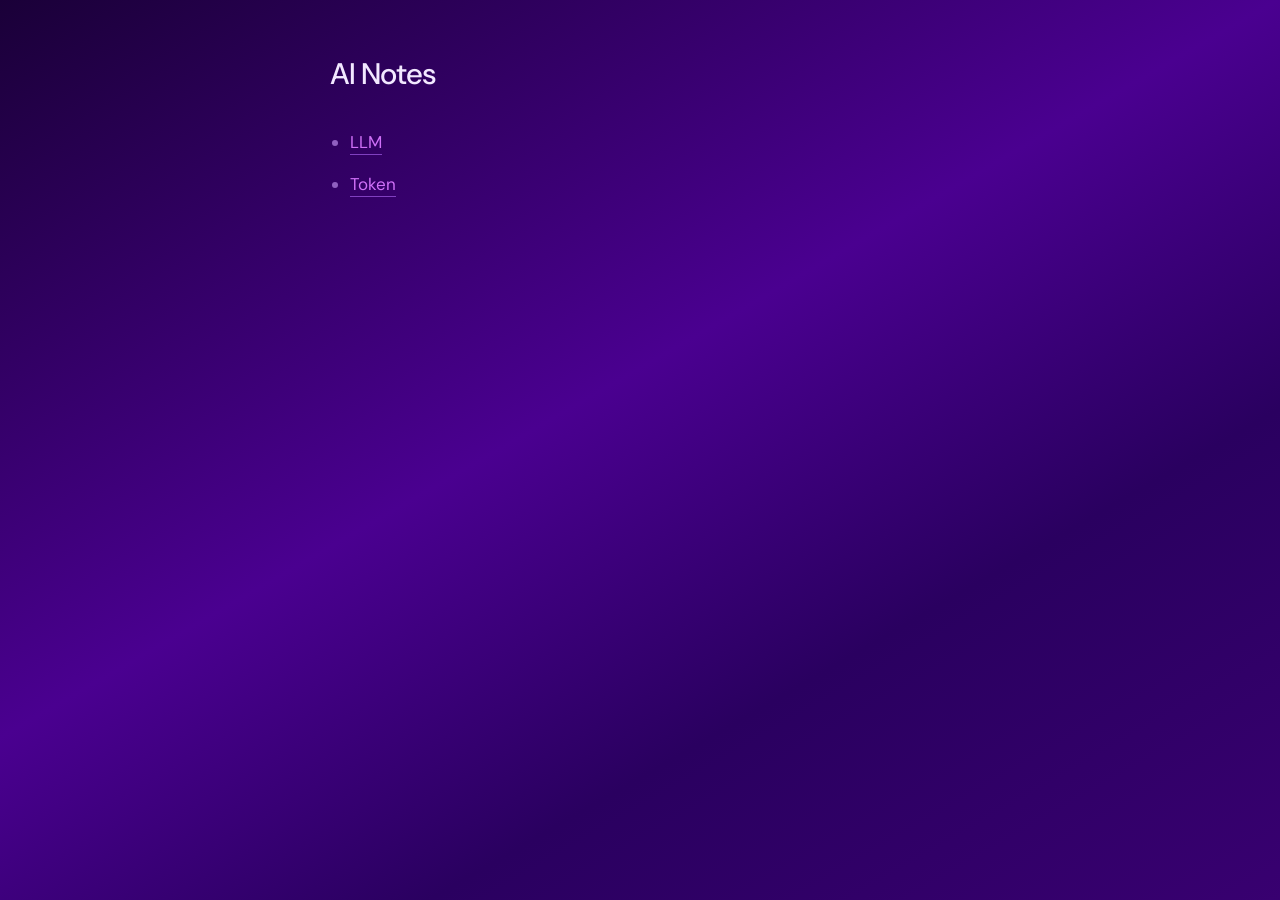
<file: index.html>
<!DOCTYPE html>
<html lang="en">
<head>
<meta charset="UTF-8">
<meta name="color-scheme" content="dark">
<meta name="viewport" content="width=device-width, initial-scale=1.0">
<title>AI Notes</title>
<link rel="preconnect" href="https://fonts.googleapis.com">
<link rel="preconnect" href="https://fonts.gstatic.com" crossorigin>
<link rel="stylesheet" href="styles.css">
</head>
<body>
<main>
  <h1>AI Notes</h1>
  <ul>
    <li><a href="llm.html">LLM</a></li>
    <li><a href="token.html">Token</a></li>
  </ul>
</main>
</body>
</html>
</file>
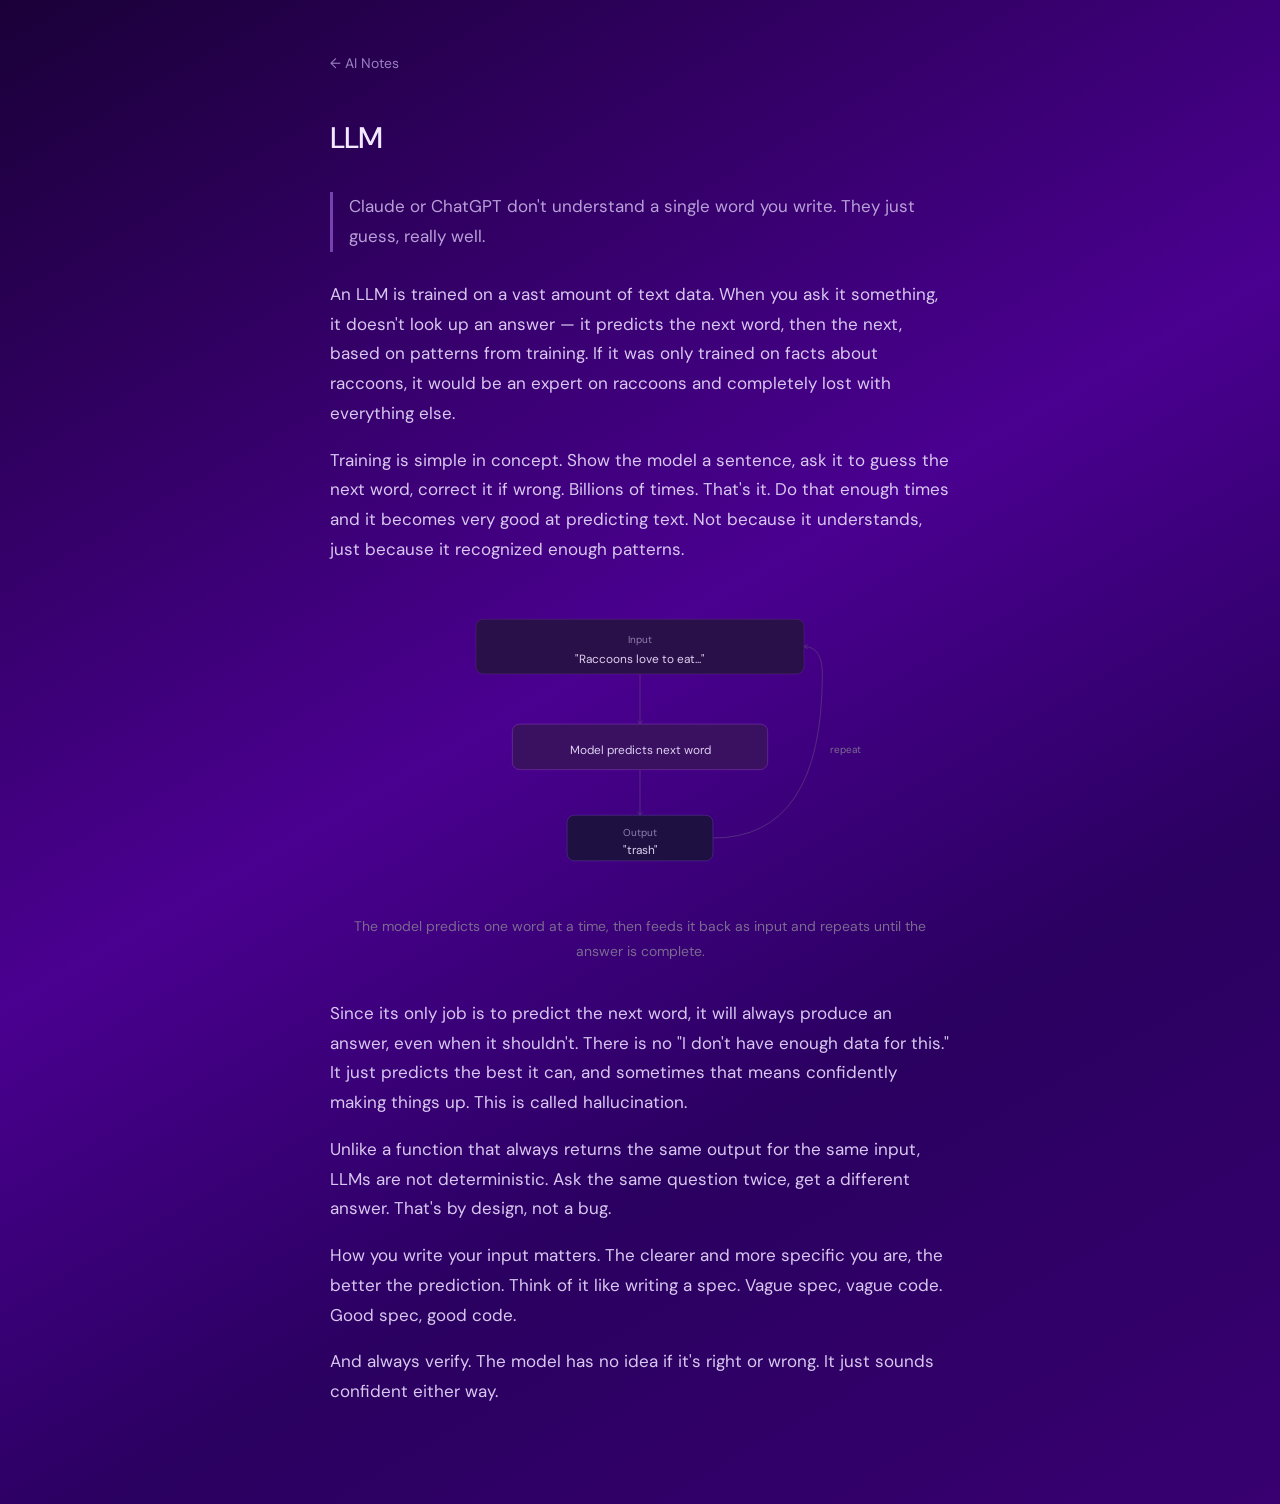
<file: llm.html>
<!DOCTYPE html>
<html lang="en">
<head>
<meta charset="UTF-8">
<meta name="color-scheme" content="dark">
<meta name="viewport" content="width=device-width, initial-scale=1.0">
<title>LLM — AI Notes</title>
<link rel="preconnect" href="https://fonts.googleapis.com">
<link rel="preconnect" href="https://fonts.gstatic.com" crossorigin>
<link rel="stylesheet" href="styles.css">
</head>
<body>
<main>
  <a class="back" href="index.html">← AI Notes</a>
  <h1>LLM</h1>
  <p class="intro">Claude or ChatGPT don't understand a single word you write. They just guess, really well.</p>

  <p>An LLM is trained on a vast amount of text data. When you ask it something, it doesn't look up an answer — it predicts the next word, then the next, based on patterns from training. If it was only trained on facts about raccoons, it would be an expert on raccoons and completely lost with everything else.</p>

  <p>Training is simple in concept. Show the model a sentence, ask it to guess the next word, correct it if wrong. Billions of times. That's it. Do that enough times and it becomes very good at predicting text. Not because it understands, just because it recognized enough patterns.</p>

  <figure>
    <svg width="100%" viewBox="0 0 680 320" role="img">
      <title>LLM prediction loop</title>
      <desc>A simple vertical diagram showing how an LLM predicts one word at a time, using a raccoon sentence as an example.</desc>
      <style>
        .box  { stroke-width: 0.5; }
        .bg   { fill: #2a1048; stroke: #5a3080; }
        .bp   { fill: #3a1060; stroke: #9040c0; }
        .bt   { fill: #1e1040; stroke: #6040a0; }
        .lbl  { font-size: 11px; fill: #9080b0; }
        .val  { font-size: 13px; fill: #ddd0f0; }
        .ln   { stroke: #5a3080; fill: none; }
        .note { font-size: 11px; fill: #7a6a90; }
      </style>
      <defs>
        <marker id="arrow" viewBox="0 0 10 10" refX="8" refY="5" markerWidth="6" markerHeight="6" orient="auto-start-reverse">
          <path d="M2 1L8 5L2 9" fill="none" stroke="context-stroke" stroke-width="1.5" stroke-linecap="round" stroke-linejoin="round"/>
        </marker>
      </defs>

      <g>
        <rect class="box bg" x="160" y="20" width="360" height="60" rx="8"/>
        <text class="lbl" x="340" y="42" text-anchor="middle" dominant-baseline="central">Input</text>
        <text class="val" x="340" y="64" text-anchor="middle" dominant-baseline="central">"Raccoons love to eat..."</text>
      </g>

      <line x1="340" y1="80" x2="340" y2="135" class="ln" marker-end="url(#arrow)"/>

      <g>
        <rect class="box bp" x="200" y="135" width="280" height="50" rx="8"/>
        <text class="val" x="340" y="163" text-anchor="middle" dominant-baseline="central">Model predicts next word</text>
      </g>

      <line x1="340" y1="185" x2="340" y2="235" class="ln" marker-end="url(#arrow)"/>

      <g>
        <rect class="box bt" x="260" y="235" width="160" height="50" rx="8"/>
        <text class="lbl" x="340" y="254" text-anchor="middle" dominant-baseline="central">Output</text>
        <text class="val" x="340" y="273" text-anchor="middle" dominant-baseline="central">"trash"</text>
      </g>

      <path d="M420 260 Q540 260 540 80 Q540 50 520 50" class="ln" stroke-width="1" marker-end="url(#arrow)"/>
      <text class="note" x="548" y="163" dominant-baseline="central">repeat</text>
    </svg>
    <figcaption>The model predicts one word at a time, then feeds it back as input and repeats until the answer is complete.</figcaption>
  </figure>

  <p>Since its only job is to predict the next word, it will always produce an answer, even when it shouldn't. There is no "I don't have enough data for this." It just predicts the best it can, and sometimes that means confidently making things up. This is called hallucination.</p>

  <p>Unlike a function that always returns the same output for the same input, LLMs are not deterministic. Ask the same question twice, get a different answer. That's by design, not a bug.</p>

  <p>How you write your input matters. The clearer and more specific you are, the better the prediction. Think of it like writing a spec. Vague spec, vague code. Good spec, good code.</p>

  <p>And always verify. The model has no idea if it's right or wrong. It just sounds confident either way.</p>
</main>
</body>
</html>
</file>
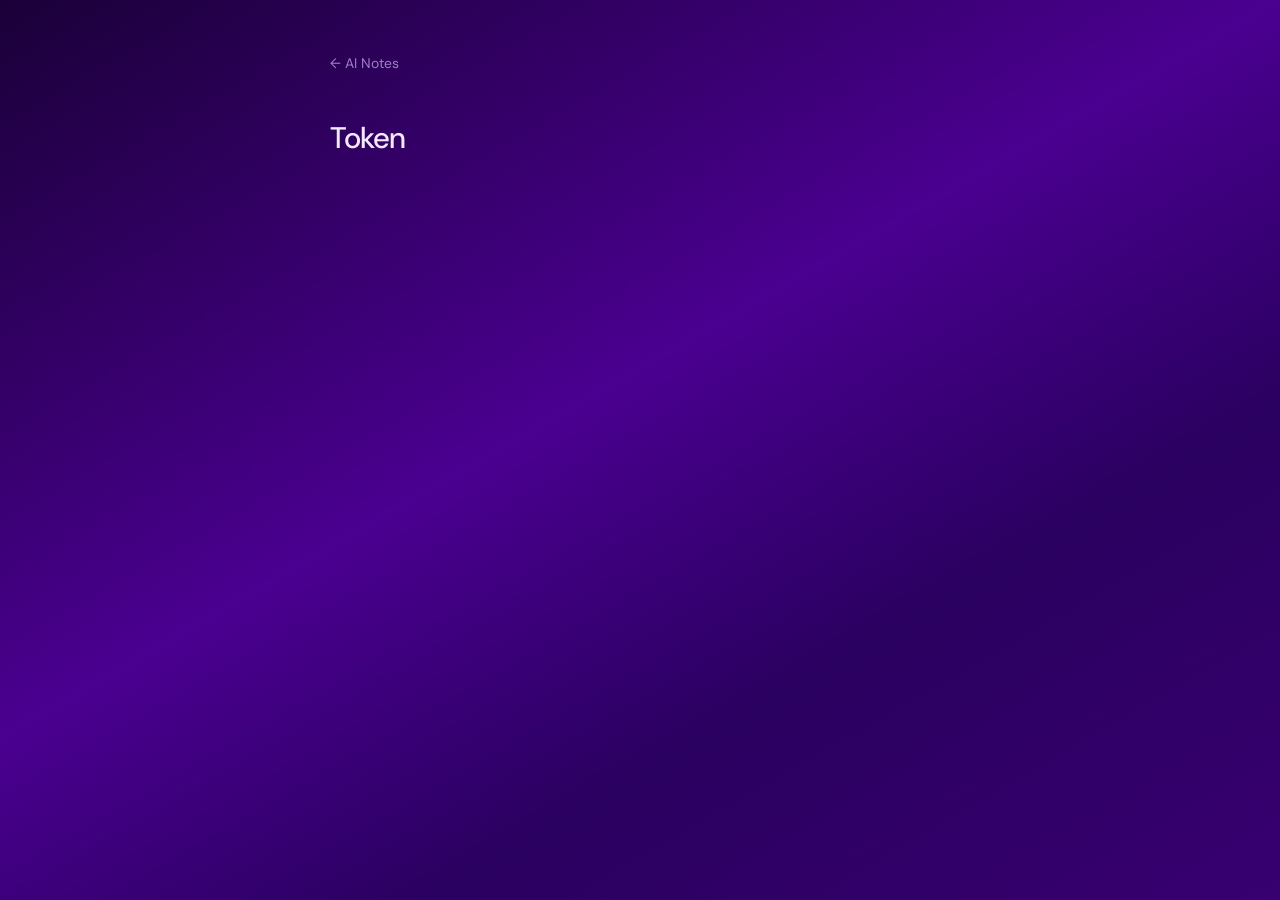
<file: token.html>
<!DOCTYPE html>
<html lang="en">
<head>
<meta charset="UTF-8">
<meta name="color-scheme" content="dark">
<meta name="viewport" content="width=device-width, initial-scale=1.0">
<title>Token — AI Notes</title>
<link rel="preconnect" href="https://fonts.googleapis.com">
<link rel="preconnect" href="https://fonts.gstatic.com" crossorigin>
<link rel="stylesheet" href="styles.css">
</head>
<body>
<main>
  <a class="back" href="index.html">← AI Notes</a>
  <h1>Token</h1>
</main>
</body>
</html>
</file>
<file: styles.css>
@import url('https://fonts.googleapis.com/css2?family=DM+Sans:ital,opsz,wght@0,9..40,400;0,9..40,500;1,9..40,400&display=swap');

html {
  min-height: 100%;
}

html, body {
  background-color: #2a0050;
  background-image:
    linear-gradient(150deg, #1a0038 0%, #4a0090 45%, #2a0060 70%, #380070 100%);
  color: #d8c8f0;
  font-family: 'DM Sans', system-ui, sans-serif;
  font-size: 17px;
  line-height: 1.75;
  margin: 0;
  padding: 0;
  min-height: 100vh;
  -webkit-font-smoothing: antialiased;
}

main {
  max-width: 620px;
  margin: 0 auto;
  padding: 48px 24px 80px;
}

h1 {
  font-size: 1.75rem;
  font-weight: 500;
  margin: 0 0 28px;
  color: #f2e8ff;
  letter-spacing: -0.03em;
}

ul {
  padding-left: 20px;
  margin: 0;
}

li {
  margin-bottom: 12px;
}

li::marker {
  color: #9060c0;
}

a {
  color: #d070f8;
  text-decoration: none;
  border-bottom: 1px solid #8040c0;
  padding-bottom: 1px;
}

a:hover { color: #f0a0ff; }

.back {
  display: inline-block;
  font-size: 0.82rem;
  color: #9a80c0;
  text-decoration: none;
  border-bottom: none;
  margin-bottom: 36px;
}

.back:hover { color: #c8a8e8; }

.intro {
  font-size: 1rem;
  color: #b8a0d8;
  margin-bottom: 28px;
  border-left: 3px solid #7840b0;
  padding-left: 16px;
}

/* SVG diagram — color tokens consumed by the <style> block inside each SVG */
:root {
  --svg-fill-gray:    #2a1048;
  --svg-stroke-gray:  #5a3080;
  --svg-fill-purple:  #3a1060;
  --svg-stroke-purple:#9040c0;
  --svg-fill-teal:    #1e1040;
  --svg-stroke-teal:  #6040a0;
  --svg-text:         #ddd0f0;
  --svg-text-muted:   #9080b0;
  --svg-line:         #5a3080;
}

figure {
  margin: 36px 0;
}

figcaption {
  font-size: 0.82rem;
  color: #7a6a90;
  margin-top: 12px;
  text-align: center;
}
</file>
